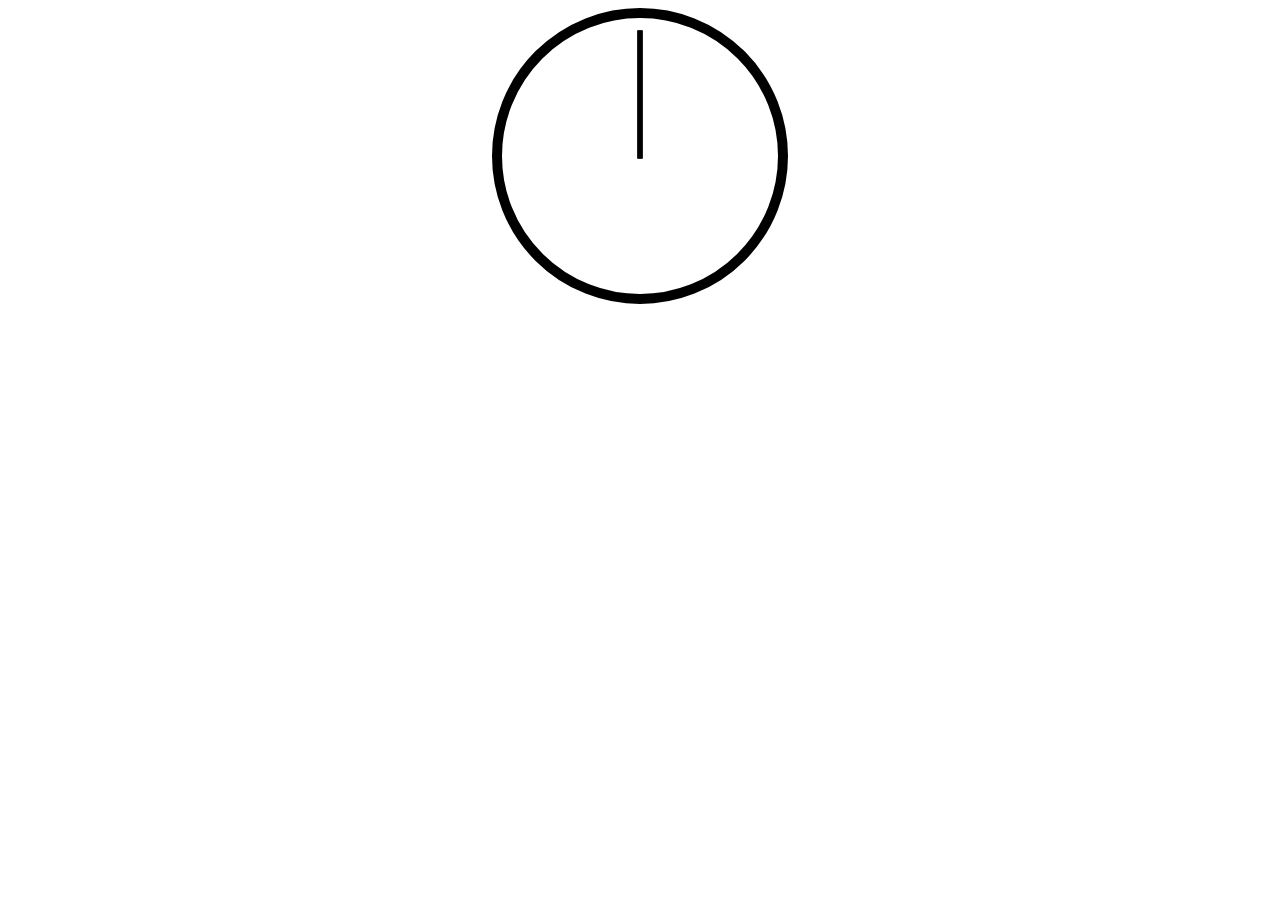
<file: css-js-clock/index.html>
<!DOCTYPE html>
<html lang="en">
  <head>
    <meta charset="UTF-8" />
    <meta name="viewport" content="width=device-width, initial-scale=1.0" />
    <link rel="stylesheet" href="style.css" />
    <title>Clock</title>
  </head>
  <body>
    <div class="clock">
      <div class="pointer hour"></div>
      <div class="pointer minute"></div>
      <div class="pointer second"></div>
    </div>
    <script src="script.js"></script>
  </body>
</html>
</file>
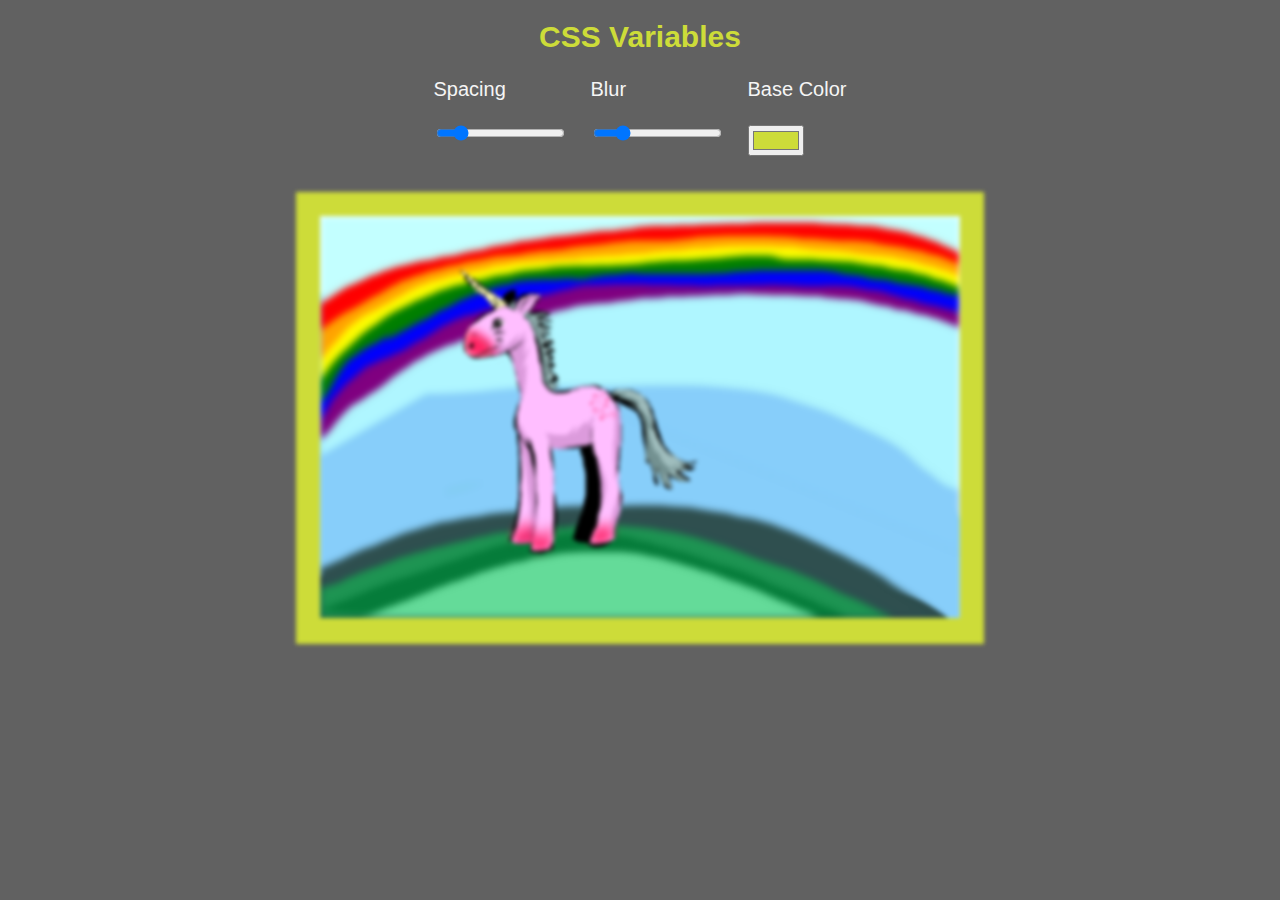
<file: css-variables/index.html>
<!DOCTYPE html>
<html lang="en">

<head>
  <meta charset="UTF-8">
  <meta name="viewport" content="width=device-width, initial-scale=1.0">
  <link rel="stylesheet" href="style.css" />
  <title>CSS Variables</title>
</head>

<body>
  <h1>CSS Variables</h1>
  <div class="settings-container">
    <div class="settings-item">
      <label>
        Spacing
        <input autocomplete="off" type="range" id="spacing" min="10" max="100" value="24" data-unit="px">
      </label>
    </div>
    <div class="settings-item">
      <label>
        Blur
        <input autocomplete="off" type="range" id="blur" min="0" max="10" value="2" data-unit="px">
      </label>
    </div>
    <div class="settings-item">
      <label>
        Base Color
        <input autocomplete="off" type="color" id="color-accent" value="#CDDC39">
      </label>
    </div>
  </div>
  <div class="image-container">
    <div class="image-item">
      <img src="images/unicorn.png">
    </div>
  </div>

  <script src="script.js"></script>
</body>

</html>
</file>
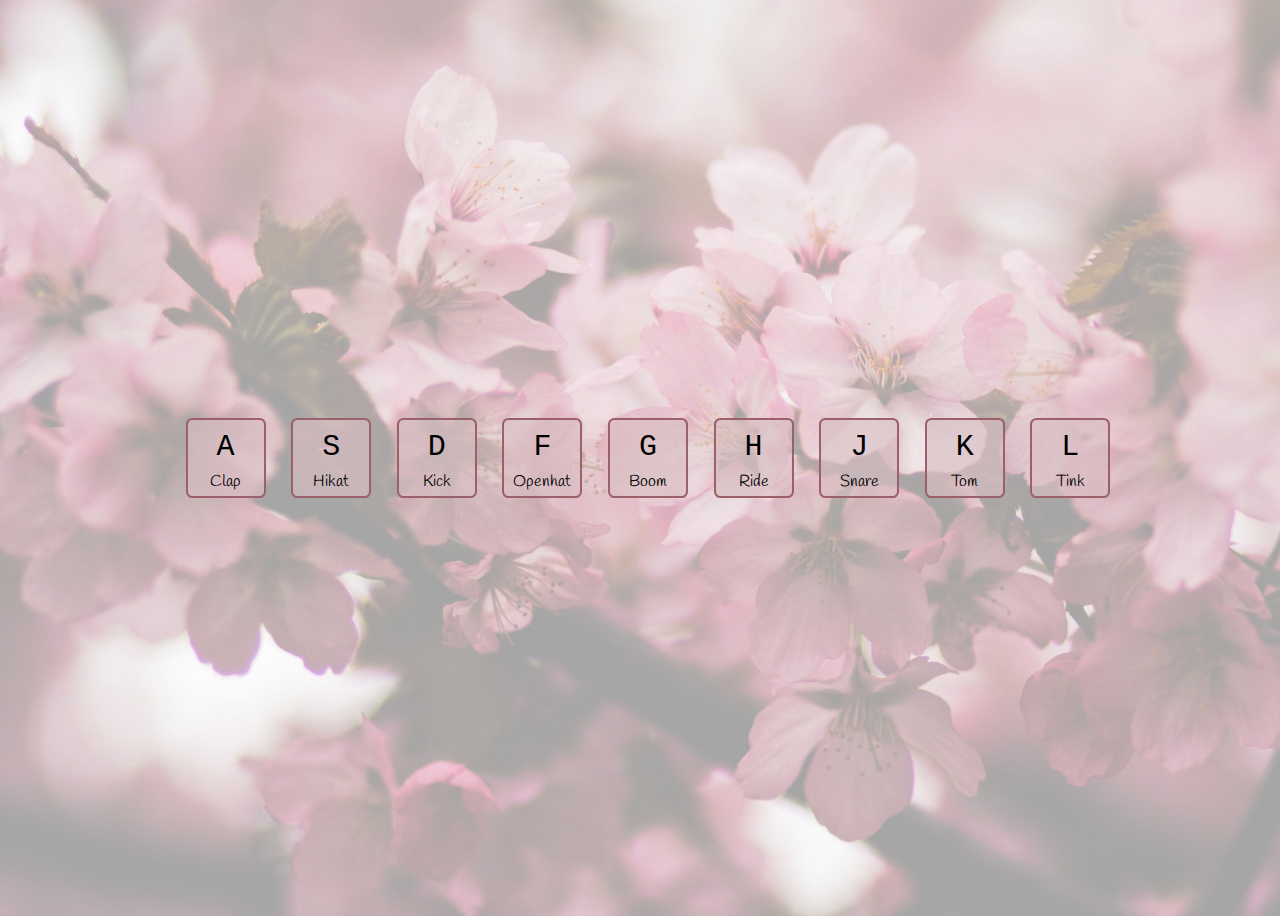
<file: drum-kit/index.html>
<!DOCTYPE html>
<html lang="en">
  <head>
    <meta charset="UTF-8" />
    <meta name="viewport" content="width=device-width, initial-scale=1.0" />
    <link rel="stylesheet" href="style.css" />
    <link
      href="https://fonts.googleapis.com/css?family=Handlee&display=swap"
      rel="stylesheet"
    />
    <title>Drum Kit</title>
  </head>
  <body>
    <div class="keys">
      <div data-key="65" class="key">
        <kbd>A</kbd>
        <span class="sound">Clap</span>
      </div>
      <div data-key="83" class="key">
        <kbd>S</kbd>
        <span class="sound">Hikat</span>
      </div>
      <div data-key="68" class="key">
        <kbd>D</kbd>
        <span class="sound">Kick</span>
      </div>
      <div data-key="70" class="key">
        <kbd>F</kbd>
        <span class="sound">Openhat</span>
      </div>
      <div data-key="71" class="key">
        <kbd>G</kbd>
        <span class="sound">Boom</span>
      </div>
      <div data-key="72" class="key">
        <kbd>H</kbd>
        <span class="sound">Ride</span>
      </div>
      <div data-key="74" class="key">
        <kbd>J</kbd>
        <span class="sound">Snare</span>
      </div>
      <div data-key="75" class="key">
        <kbd>K</kbd>
        <span class="sound">Tom</span>
      </div>
      <div data-key="76" class="key">
        <kbd>L</kbd>
        <span class="sound">Tink</span>
      </div>
    </div>

    <audio data-key="65" src="sounds/clap.wav"></audio>
    <audio data-key="83" src="sounds/hihat.wav"></audio>
    <audio data-key="68" src="sounds/kick.wav"></audio>
    <audio data-key="70" src="sounds/openhat.wav"></audio>
    <audio data-key="71" src="sounds/boom.wav"></audio>
    <audio data-key="72" src="sounds/ride.wav"></audio>
    <audio data-key="74" src="sounds/snare.wav"></audio>
    <audio data-key="75" src="sounds/tom.wav"></audio>
    <audio data-key="76" src="sounds/tink.wav"></audio>

    <script src="script.js"></script>
  </body>
</html>
</file>
<file: css-js-clock/style.css>
*,
*::before,
*::after {
  box-sizing: content-box;
}

.clock {
  margin: 0 auto;
  width: 20vw;
  height: 20vw;
  border: 10px solid black;
  border-radius: 50%;
  position: relative;
  padding: 10px;
}

.pointer {
  position: absolute;
  width: 10vw;
  height: 5px;
  top: 50%;
  background-color: black;
  transform-origin: 100%;
  transform: rotate(90deg);
  transition: all 0.5s;
}

.hour {
}

.minute {
}

.second {
}
</file>
<file: css-variables/style.css>
*, *::before, *::after {
  box-sizing: content-box;
}

:root {
  --color-main: #616161;
  --color-text: #f5f5f5;
  --color-accent: #CDDC39;
  --spacing: 2.4rem;
  --blur: 0.2rem;
}

html {
  font-size: 10px;
  font-family: Arial, Helvetica, sans-serif;
  color: var(--color-text);
}

body {
  margin: 0;
  height: 100%;
  background-color: var(--color-main);
}

img {
  width: 100%;
}

input {
  display: block;
  margin-top: 2.4rem;
}

h1 {
  color: var(--color-accent);
  font-size: 3rem;
  text-align: center;
  margin-bottom: 1.2rem
}

.settings-container {
  display: flex;
  margin-bottom: 2.4rem;
  justify-content: center;
  flex-wrap: wrap;
}

.settings-item {
  font-size: 2rem;
  padding: 1.2rem;
}

.image-container {
  margin-bottom: 1.2rem;
  width: 100%;
  display: flex;
  justify-content: center;
}

.image-item {
  width: 50%;
  padding: var(--spacing);
  background-color: var(--color-accent);
  filter: blur(var(--blur));
}
</file>
<file: drum-kit/style.css>
* {
  box-sizing: border-box;
}

html {
  --key-border: #9b606a;
  --key-fill: #d8bfc3a6;
  --key-border-active: #3c2320;
  font-family: "Handlee";
}

body {
  background-image: url("images/background-cherry-opacity.jpg");
  background-size: cover;
  background-repeat: no-repeat;
  overflow: hidden;
}

.keys {
  width: 100vw;
  height: 100vh;
  display: flex;
  flex-direction: row;
  justify-content: center;
  align-items: center;
}

.key {
  margin: 0 1vw;
  min-width: 50px;
  min-height: 50px;
  width: 80px;
  height: 80px;
  border: 2px solid var(--key-border);
  border-radius: 0.4rem;
  background-color: var(--key-fill);
  text-align: center;
  line-height: 1;
  transition: all 0.07s;
}

kbd {
  display: block;
  font-size: 30px;
  line-height: 1.8;
}

.sound {
  line-height: 1;
}

.playing {
  transform: scale(1.2);
  box-shadow: 0 0 5px 5px var(--key-border);
}
</file>
